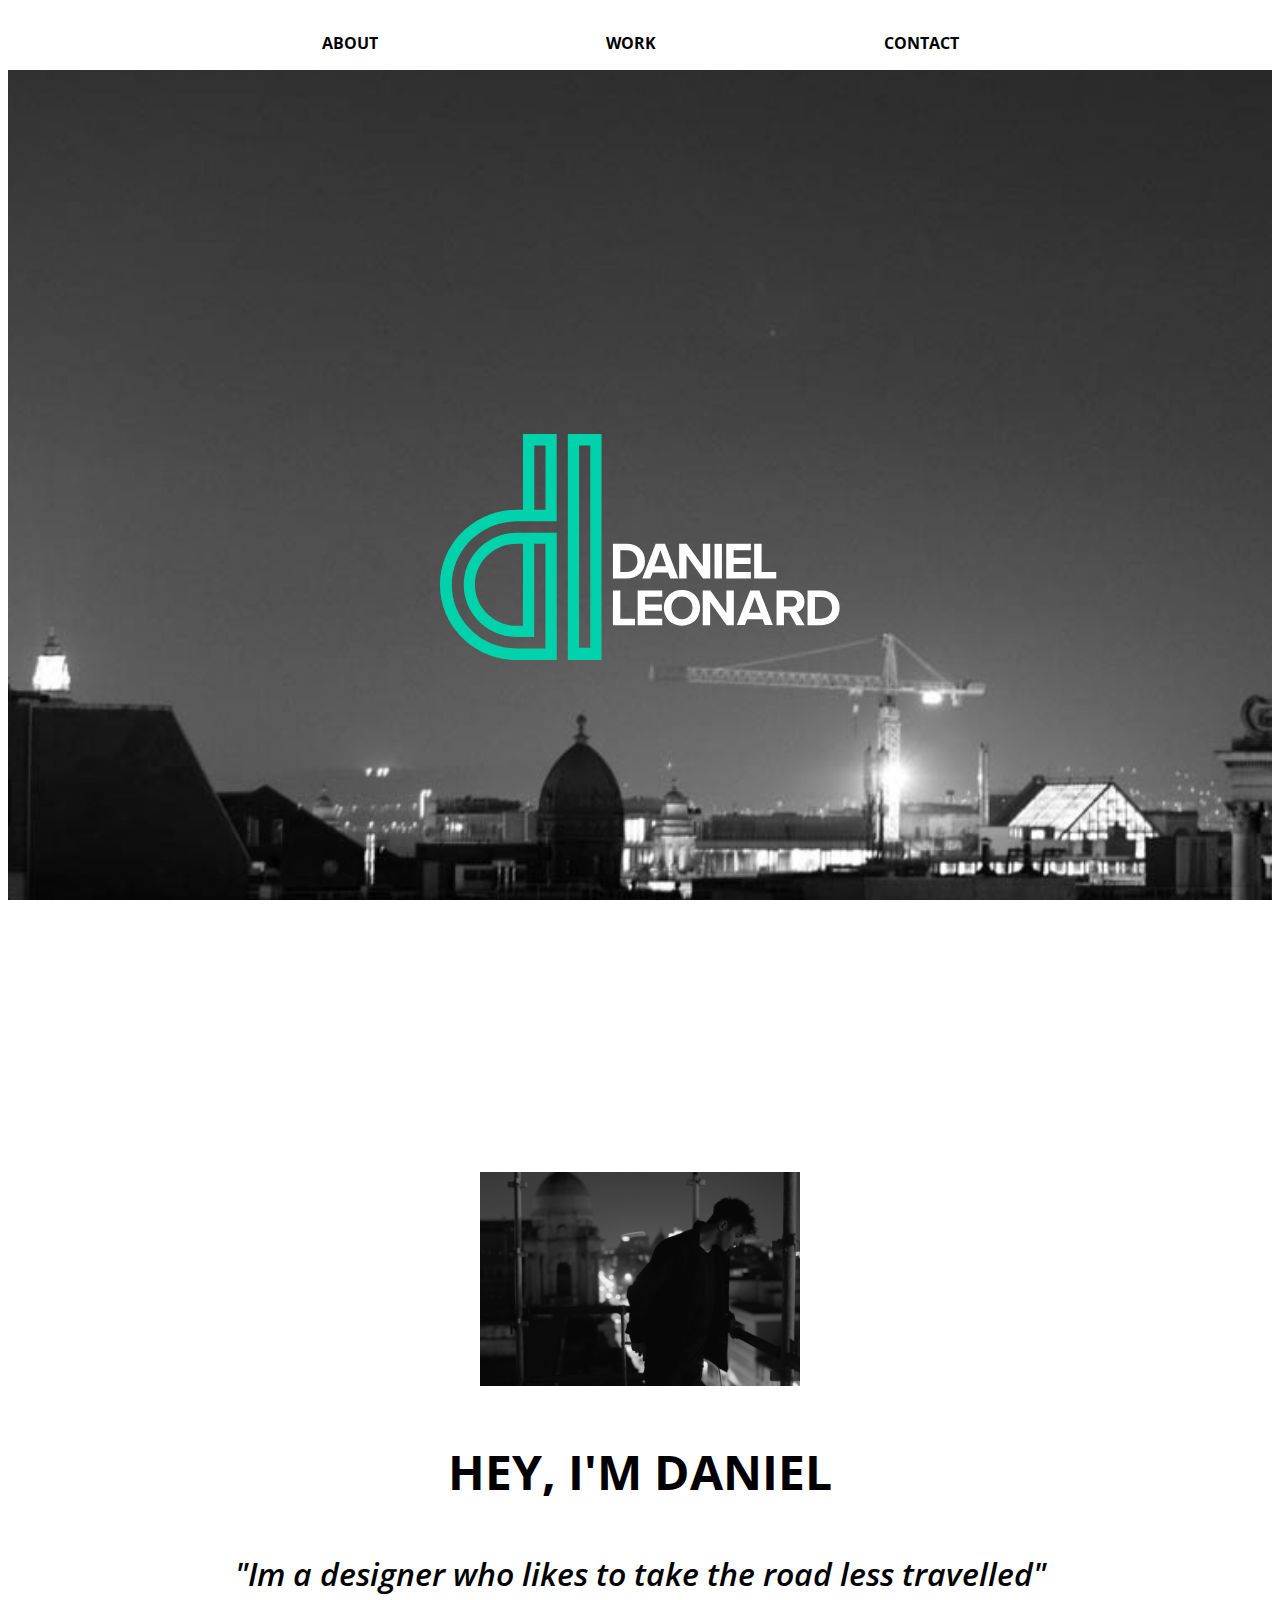
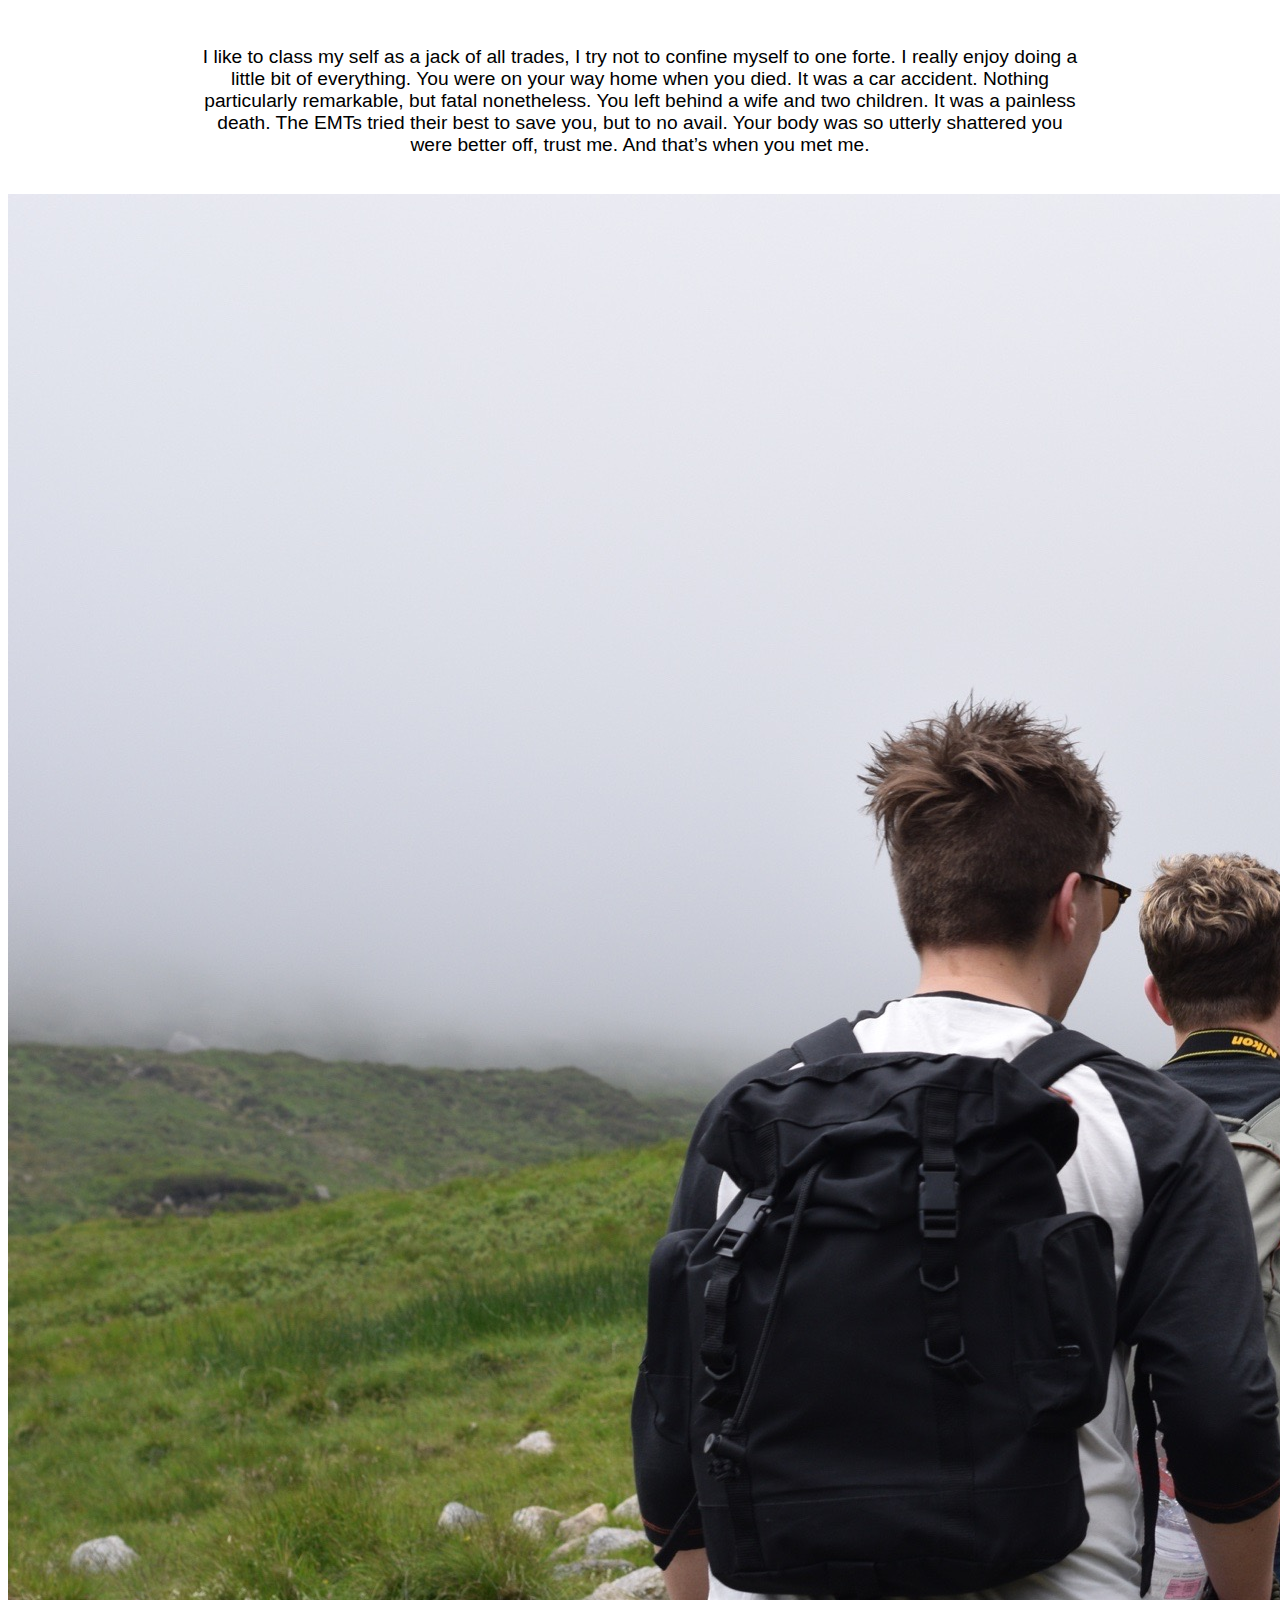
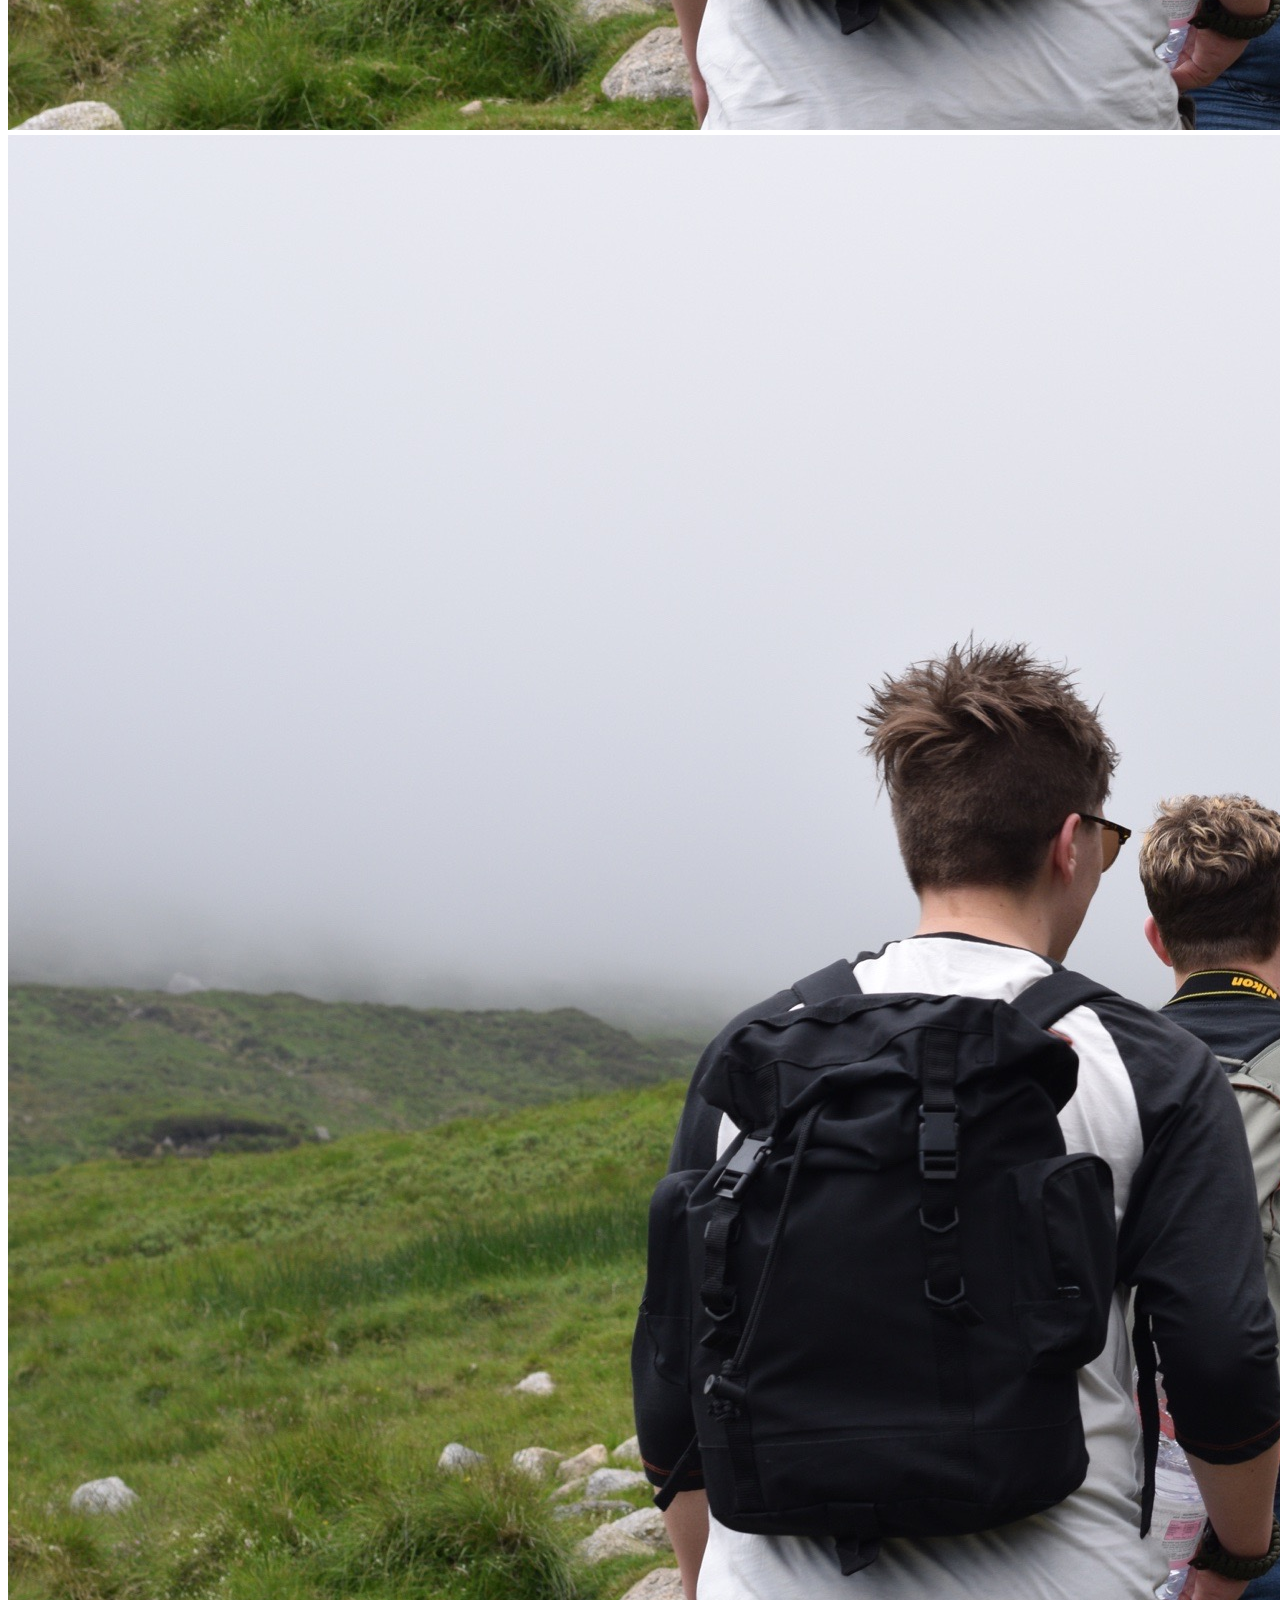
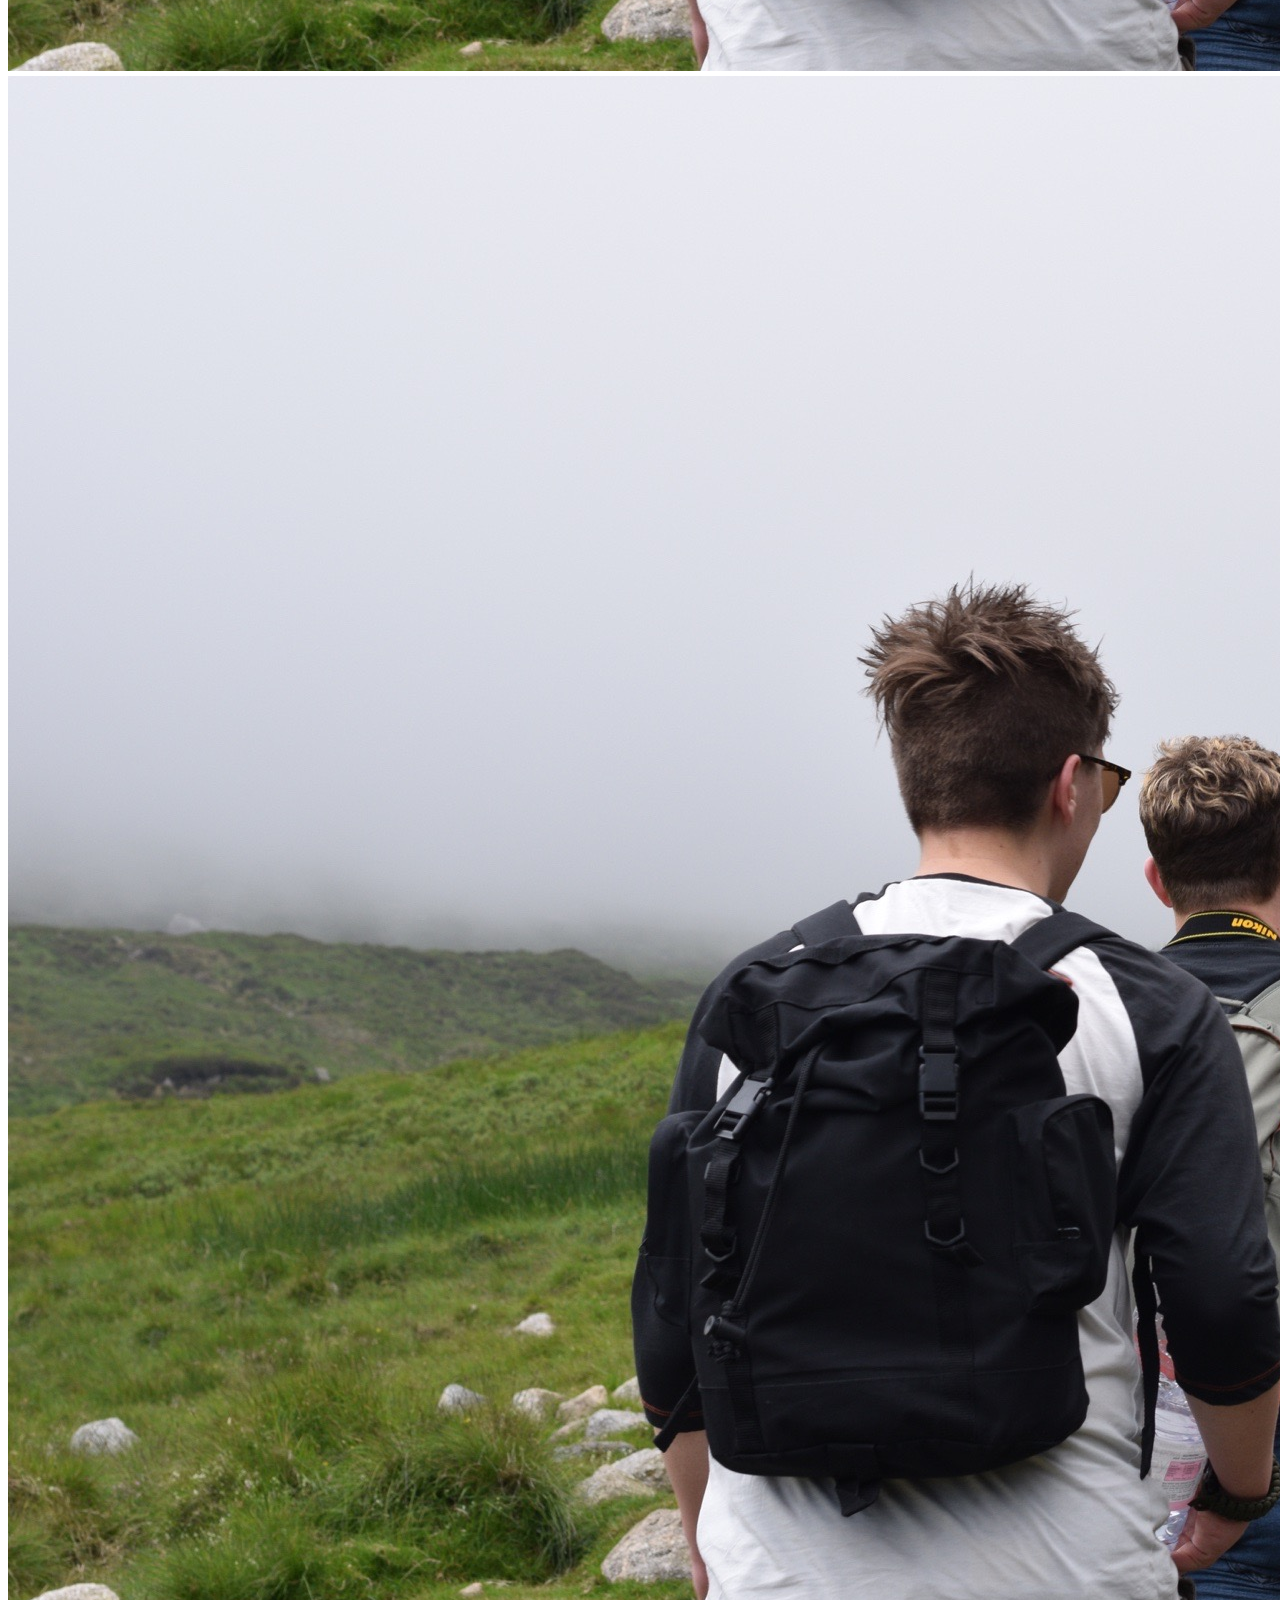
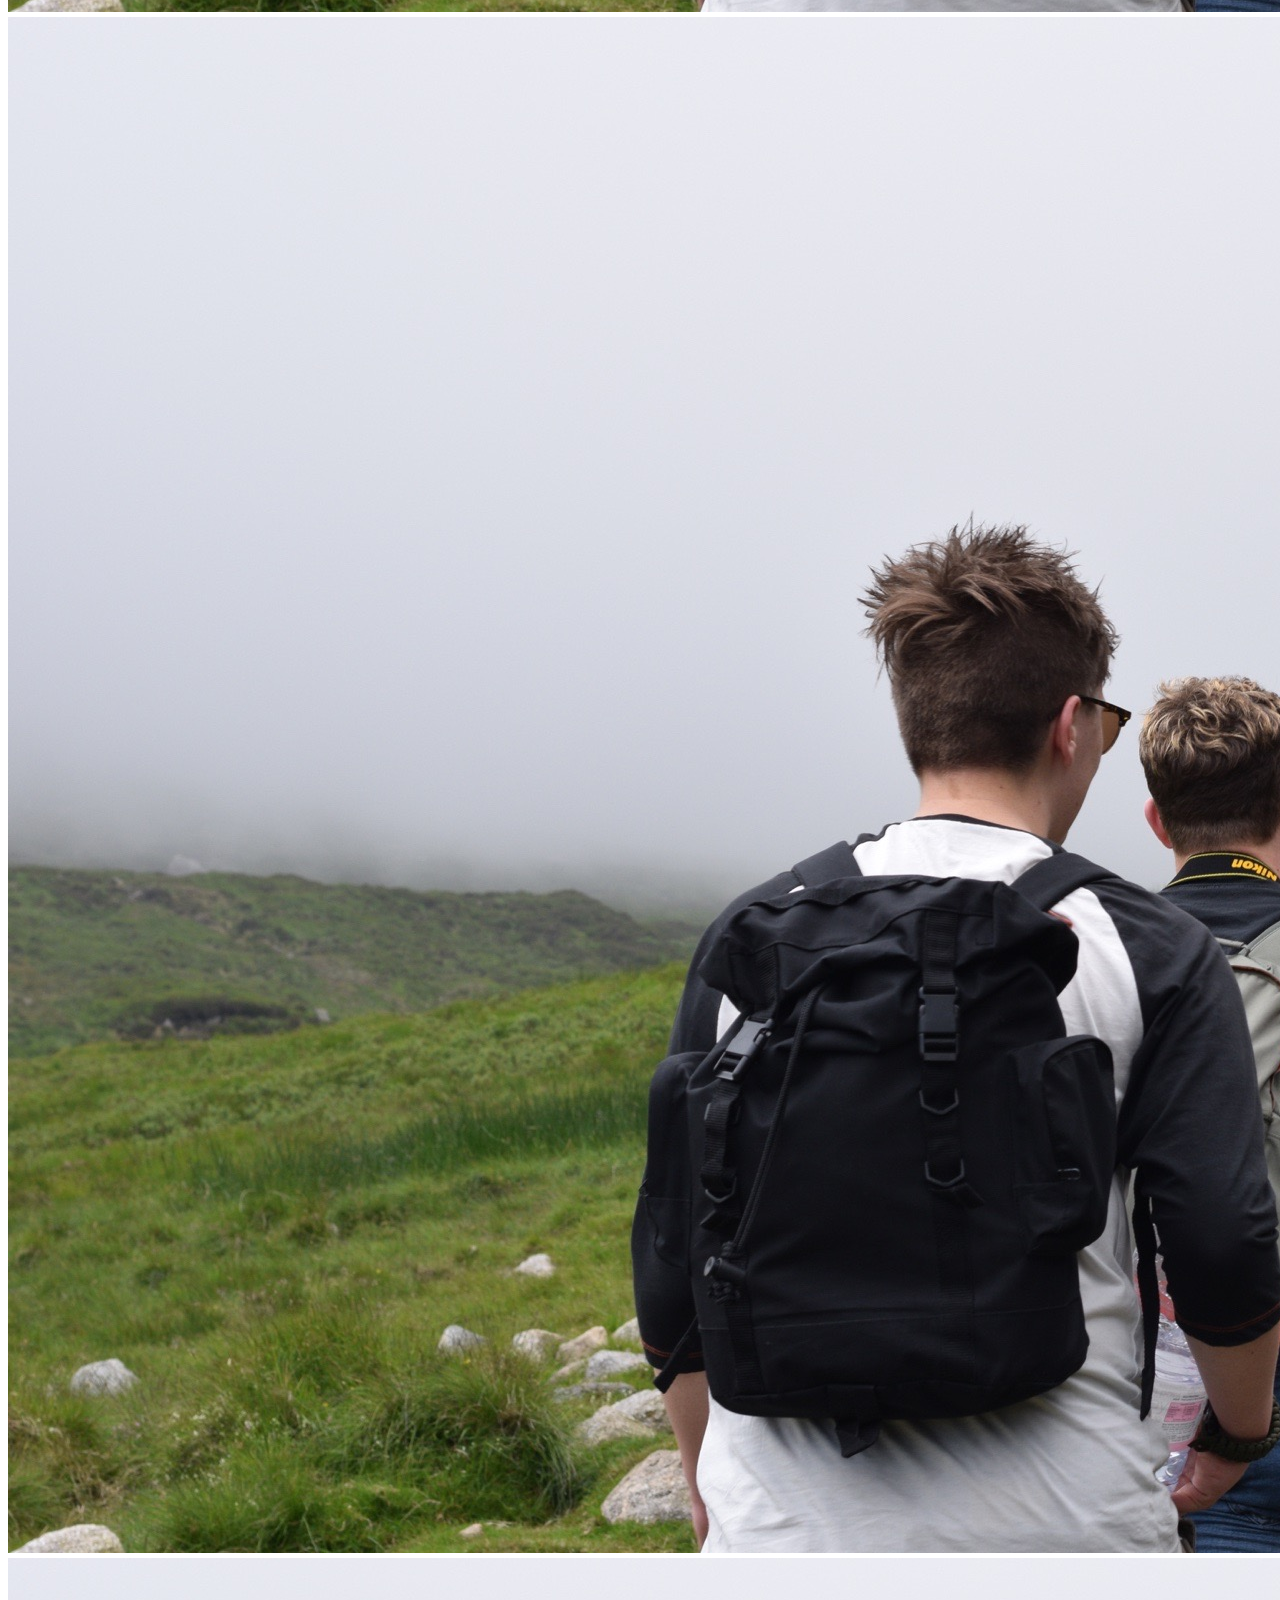
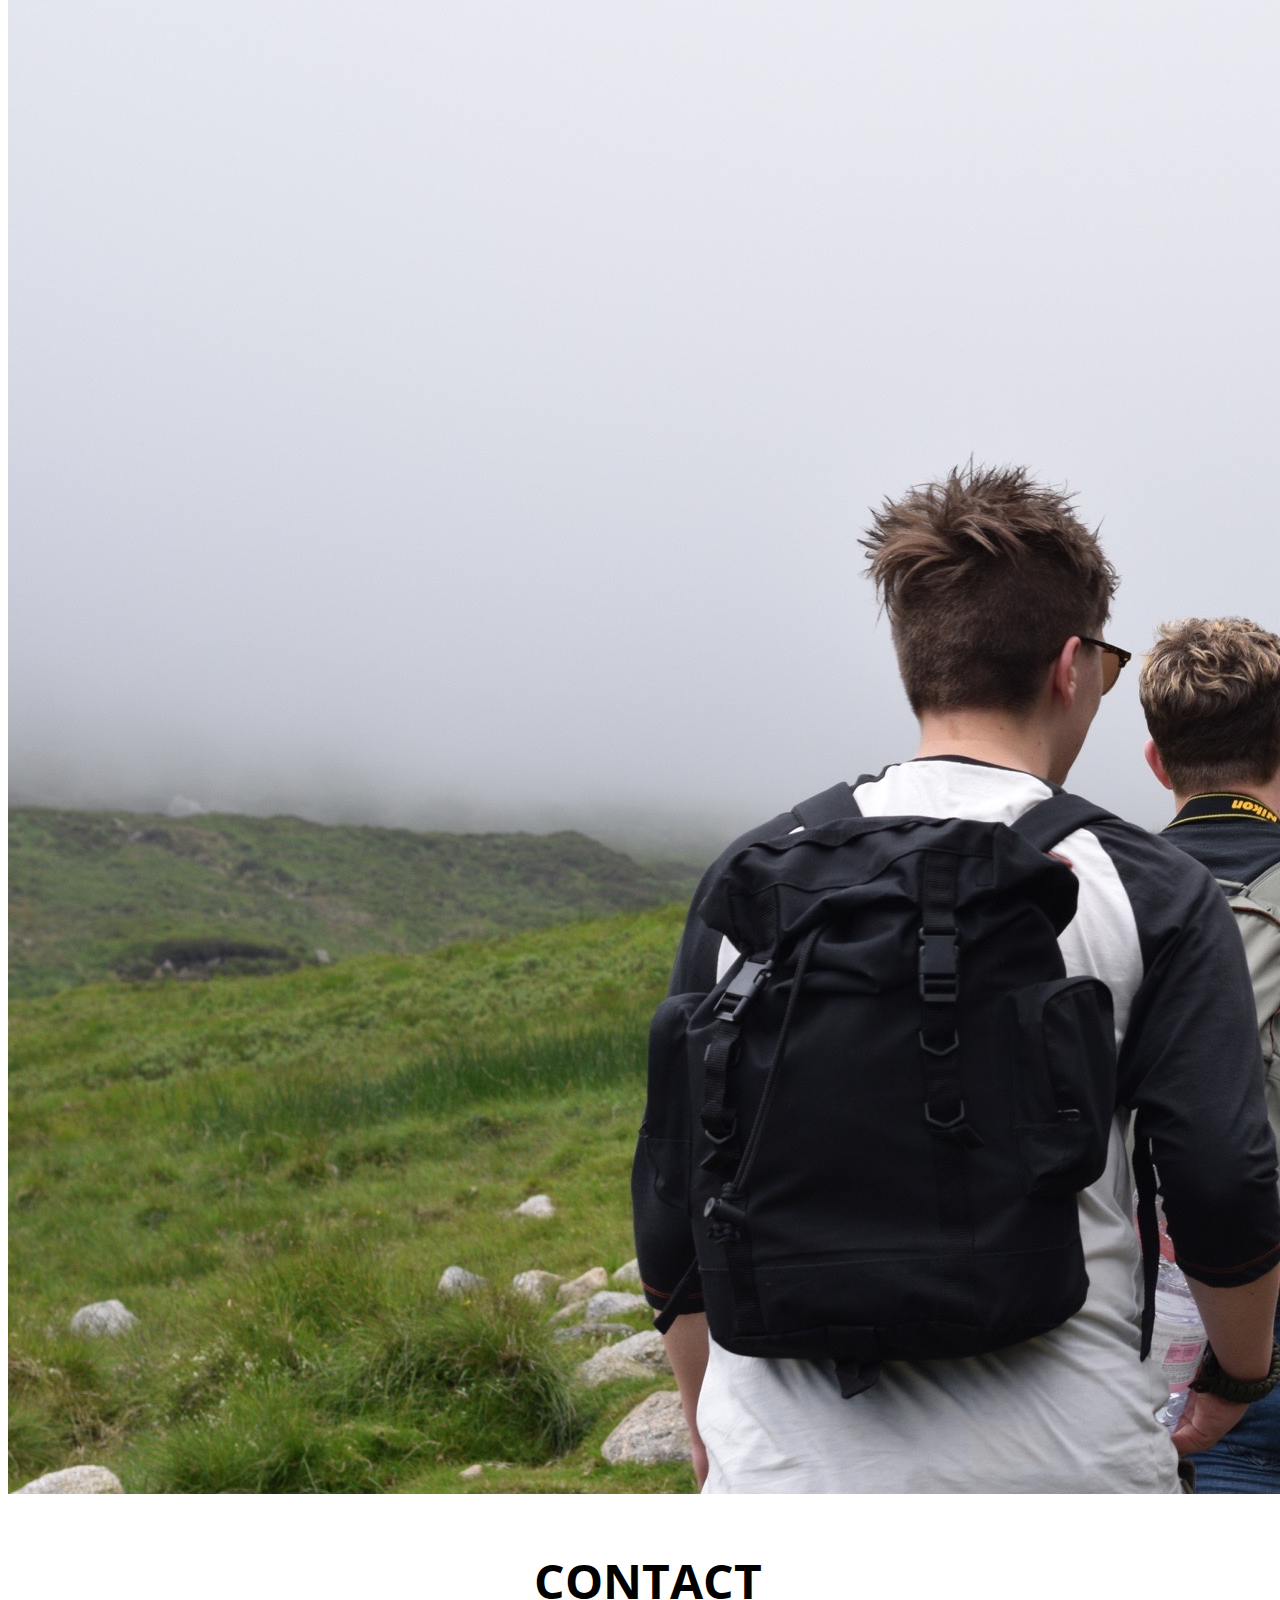
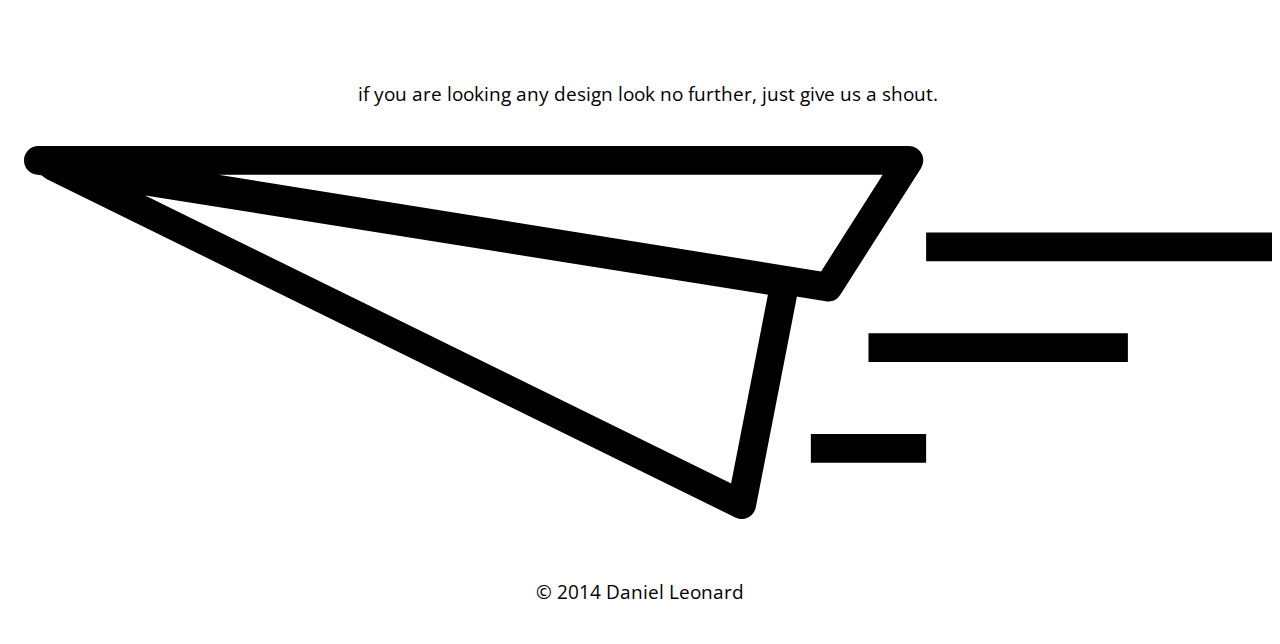
<file: index2.html>
<!DOCTYPE html>
<html>
<head>
 <link href='https://fonts.googleapis.com/css?family=Luckiest+Guy' rel='stylesheet' type='text/css'>
   
    <meta charset="utf-8" />
    <meta name="description" content="description">
    
<title> Daniel Leonard </title>

    <!-- google font script -->
    
    <link href="css/style.css" type'text/css' rel="stylesheet"/>
    
    <link href='https://fonts.googleapis.com/css?family=Open+Sans:400,300,300italic,400italic,700,800,600' rel='stylesheet' type='text/css'>
  
    </head>
    
    
    
<body> 
    
    
<header>
    <a href="index">
    <ul class="nav">
  <li><a href="#about">ABOUT</a></li>
        
  <li><a href="#work">WORK</a></li>
        
  <li><a href="#contact">CONTACT</a></li>
</ul>
    </a>
    </header>
    
   <div class="parallax">
        <div class="parallax-inner">
       <img class="monogram" src="images/dl%20mark%20svg%20version%20for%20web.svg">
       
    
        </div>
    </div>
    
    <div class="para1">
        <div class="inside">
            <img id="about" class="me" src="images/DSC_1636.jpg">
        <h2>Hey, I'm Daniel</h2>

        <blockquote>"Im a designer who likes to take the road less travelled"</blockquote>

       </div>

    </div>
    
    <div class="para2">
        <div class="inside">
           
            <p>I like to class my self as a jack of all trades, I try not to confine myself to one forte. I really enjoy doing a little bit of everything.
            You were on your way home when you died.
It was a car accident. Nothing particularly remarkable, but fatal nonetheless. You left behind a wife and two children. It was a painless death. The EMTs tried their best to save you, but to no avail. Your body was so utterly shattered you were better off, trust me.
And that’s when you met me.</p>
            
              </div>
    </div>
 
   <div class="container">
    <div class="item1"> <img src="images/DSC_1250.jpg">     </div>
       <div class="item2">  <img src="images/DSC_1250.jpg">  </div>
       <div class="item3">   <img src="images/DSC_1250.jpg">   </div>
       <div class="item4">   <img src="images/DSC_1250.jpg">  </div>
       <div class="item5">  <img src="images/DSC_1250.jpg">   </div>
       
       
    
    
    
    
    </div>
    
    
    
    
    
    
    
       
                        
    <div id="contact"class="para3">
        <h2> Contact </h2>
            <p>if you are looking any design look no further, just give us a shout.</p>
            <A href="mailto:dleonard96@outlook.com" ><IMG class="email" SRC="images/email.svg"></A>
       </div>

    
    <footer> <P> &copy; 2014 Daniel Leonard </P></footer>
    
</body>

</html>
</file>
<file: css/style.css>
{
    padding: 0;
    margin: 0;
    font-size: 100%;
    line-height: 1em;
}
/*--nav---*/

@media (max-width: 600px), (min-width: 800px) {
  body {widows: 600px; }
}


.nav{
    list-style:none;
    margin:0;
    padding:0;
   
    background-color:#FFFFFF ;
    padding-bottom: 1em;
    padding-top: 1em;
    text-align: center;
    margin-top: 1em;
    

}

.nav li{
    display:inline-block;
    padding-left:7em;
    padding-right: 7em;
    

    
}
.nav a{

    clear: both;
    padding-bottom: 0.5em;
    font-size: auto;
    text-decoration: none;
    color: black;
    font-weight: 700;
 

}

/*--text---*/
body
    {font-family: 'Open Sans', sans-serif;
background-color: #FFFFFF;
    }
h1 
    {
    text-align: center;
    font-size: 600%;
    color: white;
    text-transform: uppercase;
    letter-spacing: 1%;
   margin-bottom: 35%;
        margin-top: -3%;
}

h2 {
    text-align: center;
    font-size: 300%;
    color: black;
    text-transform: uppercase;
    letter-spacing: 1%;
    margin-bottom: 1EM;
    margin-top: 1EM;
    
    
}
h3 {
    text-align: center;
    font-size: 150%;
    color: black;
    text-transform: uppercase;
    letter-spacing: 1%;
    margin-bottom: 1EM;
    margin-top: 1EM;}

.workhead{margin-top: -0.5em;}

p{
padding: 1em;
    padding-left: 15%;
padding-right: 15%;
color: black;
    font-size: 1.2em;
    text-align: center;
}

blockquote{font-size: 2em;
font-style: oblique;
font-weight: 600;
color: black;}

blockquote{font-size: 2em;
color: black;}

footer{text-align: center;
color:#00D3AB;
    padding-top: 3em;
}

.footerimage {
width: 5em;
    padding-top: 3em
}

/*--Para---*/
.para1 {
    text-align: center;
text-align-last: center;
}

.para2 p {
font-family:sans-serif;
    font-size: 1.2em;
         color: black;
}

.para2 {
    text-align: center;
text-align-last: center;
    color: black;


}

.para3 {
    text-align: center;
text-align-last: center;
margin-bottom: -3em;
    padding-bottom: 3em;
    padding-top: 3em;
}


#contact{
   
padding-left: 1em;
padding-bottom: 1em;
padding-top: 1px;
clear: both;}

#contact a{
    text-decoration: none;
    color: black;
   
}

.contactinfo{font-size: 2em;
}

.contactinfo:hover{
    color:red;
}

/*--Start Parrallax--*/

.parallax {
    background: url(../optomized/sky.jpg) repeat fixed;
    background-size: 105em;
}
.parallax-inner { padding-top: 25%;
    padding-bottom: 7em;
}

/*--End Parrallax--*/

/*--images--*/
img{
}

.me{ 
    width:20em;
    margin-top: -8em;
    align-items: center;
    border-width: 2px;
    box-shadow: 0px 0px 0px #00D3AB;
}


.monogram {
    width:25em;
    display: block;
    margin-left: auto;
    margin-right: auto;
    margin-bottom: 30em;
    fill: red;
    padding-bottom: 3em;
    padding-top: 3em;

  }
.monogram:hover{width: 24em;
}

.footericons{width: 2em;
align-content: center;}

.footericons:hover{width: 2.5em;}

.meicon{width: 3em;}

/*--links-to-port--*/


.portimg{
    width: 100%;
    height: auto;
    z-index: -1;
    vertical-align: top;
    -webkit-filter: grayscale(100%);
    opacity: 1;
    
}
    
    

#gallery {
margin: 0;
padding: 2.5%;
list-style: none;
    

}

#gallery li { float: left;
    width: 45%;
    margin:2.5%;
    position: relative;
    opacity: 0.9;

}
.center {font-family: 'Roboto', sans-serif;
    text-align: center;
  font-weight: 900;
  color: white;
  text-transform: uppercase;
  margin: 0;
  position: absolute;
  top: 50%;
  left: 50%;
  font-size: 1.4em;
  transform: translate(-50%, -50%);
}

#gallery li:hover{opacity: 1;
}

.center:hover{-webkit-filter: blur(0px);}

/*--footer-links--*/
</file>
